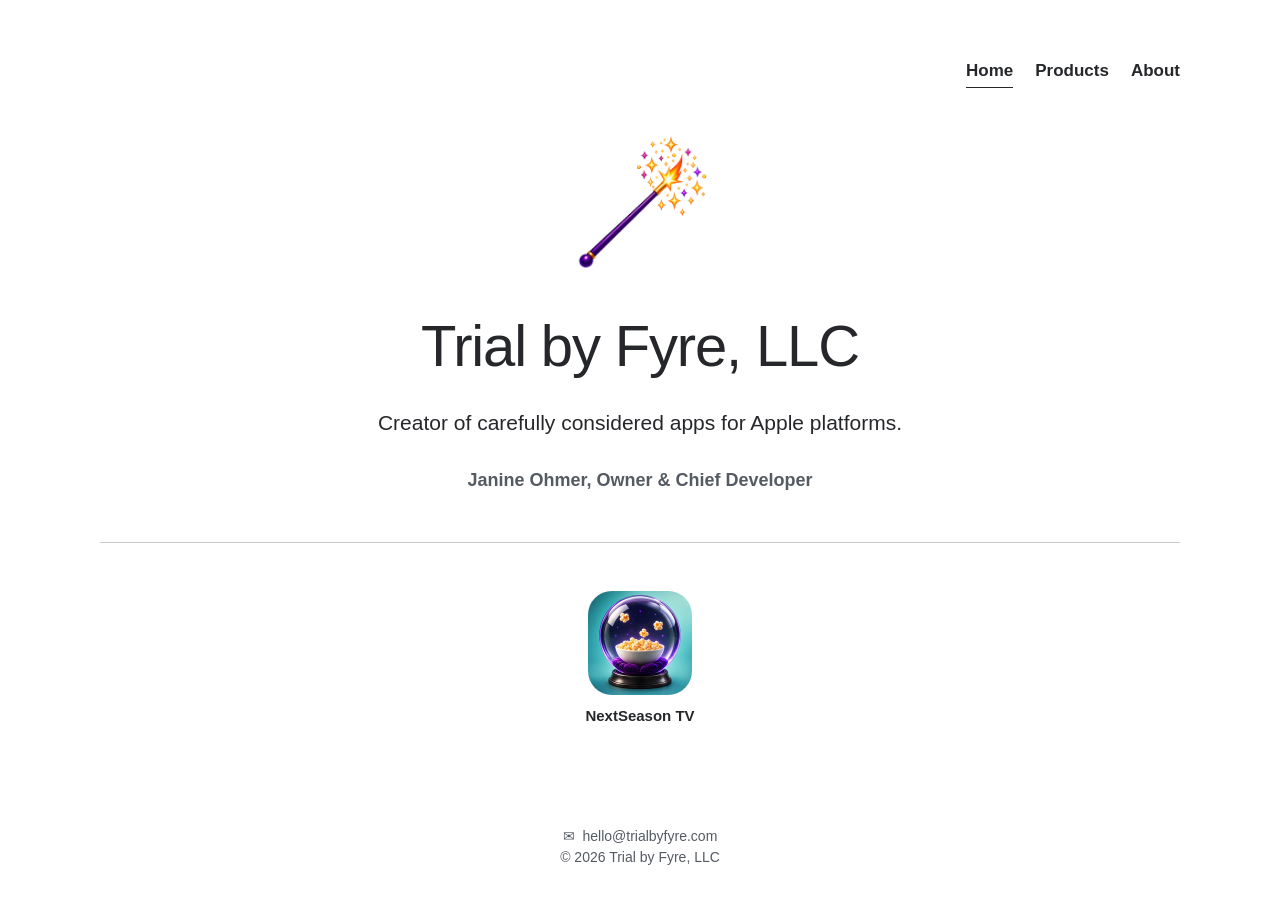
<file: index.html>
<!doctype html>
<html lang="en">
<head>
  <meta charset="utf-8">
  <meta name="viewport" content="width=device-width, initial-scale=1">
  <title>Trial by Fyre, LLC</title>
  <meta name="description" content="Trial by Fyre, LLC creates carefully considered apps for Apple platforms.">
  <link rel="stylesheet" href="styles.css">
  
  <link rel="icon" type="image/png" sizes="32x32" href="assets/favicon-32x32.png">
  <link rel="icon" type="image/png" sizes="16x16" href="assets/favicon-16x16.png">
  <link rel="shortcut icon" href="assets/favicon.ico">
  <link rel="apple-touch-icon" sizes="180x180" href="assets/apple-touch-icon.png">
</head>
<body class="home-page">

<header class="site-header">
  <nav class="site-nav" aria-label="Main navigation">
    <a href="index.html" aria-current="page">Home</a>
    <a href="products.html" >Products</a>
    <a href="about.html" >About</a>
  </nav>
</header>


<main class="home">
  <img class="company-logo" src="assets/trial-by-fyre-wand-logo.png" alt="">
  <h1>Trial by Fyre, LLC</h1>
  <p class="tagline">Creator of carefully considered apps for Apple platforms.</p>
  <p class="owner">Janine Ohmer, Owner & Chief Developer</p>
  <div class="home-divider" aria-hidden="true"></div>
  <div class="app-grid" aria-label="Trial by Fyre apps">
    <a class="app-link" href="products.html" aria-label="Learn about NextSeason TV">
      <img src="assets/nextseason-app-icon.png" alt="">
      <span class="app-name">NextSeason TV</span>
    </a>
  </div>
</main>


<footer class="site-footer">
  <a href="mailto:hello@trialbyfyre.com">✉&nbsp;&nbsp;hello@trialbyfyre.com</a>
  <div>© 2026 Trial by Fyre, LLC</div>
</footer>

</body>
</html>
</file>
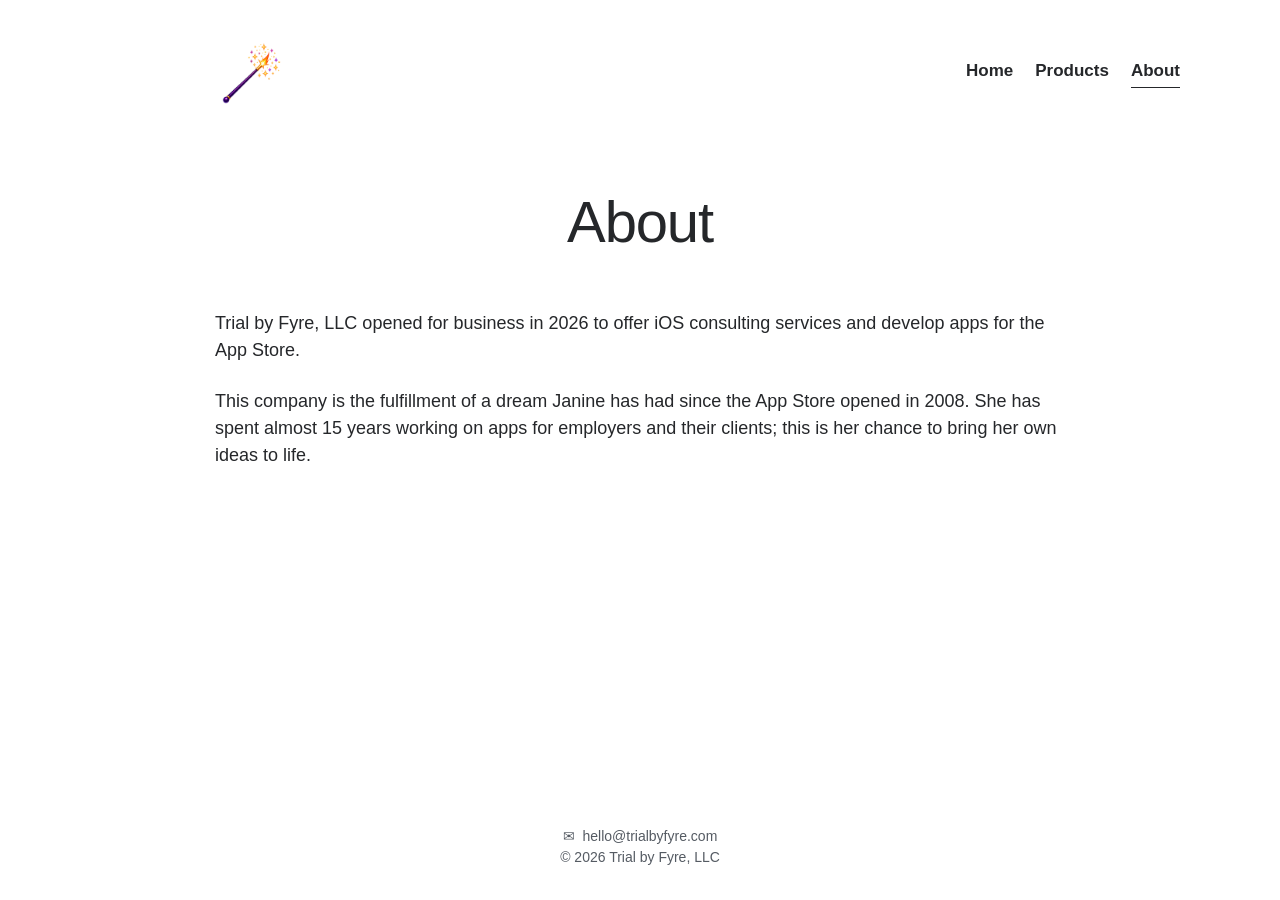
<file: about.html>
<!doctype html>
<html lang="en">
<head>
  <meta charset="utf-8">
  <meta name="viewport" content="width=device-width, initial-scale=1">
  <title>About | Trial by Fyre, LLC</title>
  <meta name="description" content="Trial by Fyre, LLC creates carefully considered apps for Apple platforms.">
  <link rel="stylesheet" href="styles.css">
  
  <link rel="icon" type="image/png" sizes="32x32" href="assets/favicon-32x32.png">
  <link rel="icon" type="image/png" sizes="16x16" href="assets/favicon-16x16.png">
  <link rel="shortcut icon" href="assets/favicon.ico">
  <link rel="apple-touch-icon" sizes="180x180" href="assets/apple-touch-icon.png">
</head>
<body>

<header class="site-header">
  <a href="index.html" class="header-logo" aria-label="Trial by Fyre home">
    <img src="assets/apple-touch-icon.png" alt="">
  </a>
  <nav class="site-nav" aria-label="Main navigation">
    <a href="index.html" >Home</a>
    <a href="products.html" >Products</a>
    <a href="about.html" aria-current="page">About</a>
  </nav>
</header>


<main class="content-page">
  <h1>About</h1>
  <div class="content">
    <p>Trial by Fyre, LLC opened for business in 2026 to offer iOS consulting services and develop apps for the App Store.</p>
    <p>This company is the fulfillment of a dream Janine has had since the App Store opened in 2008. She has spent almost 15 years working on apps for employers and their clients; this is her chance to bring her own ideas to life.</p>
  </div>
</main>


<footer class="site-footer">
  <a href="mailto:hello@trialbyfyre.com">✉&nbsp;&nbsp;hello@trialbyfyre.com</a>
  <div>© 2026 Trial by Fyre, LLC</div>
</footer>

</body>
</html>
</file>
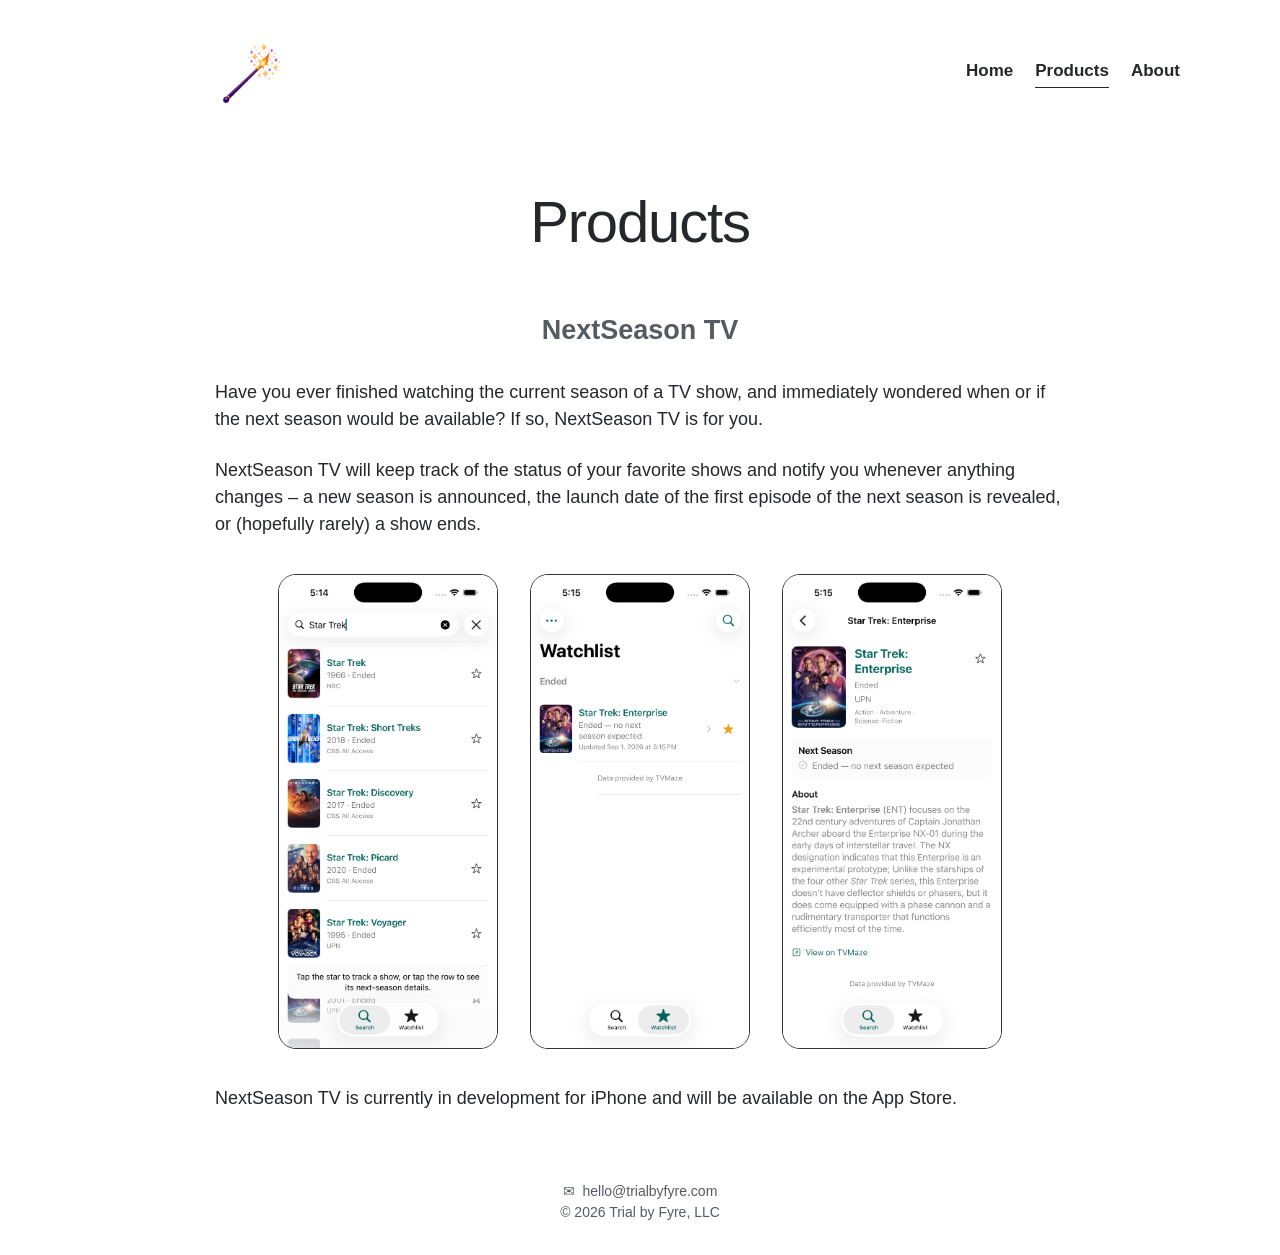
<file: products.html>
<!doctype html>
<html lang="en">
<head>
  <meta charset="utf-8">
  <meta name="viewport" content="width=device-width, initial-scale=1">
  <title>Products | Trial by Fyre, LLC</title>
  <meta name="description" content="Trial by Fyre, LLC creates carefully considered apps for Apple platforms.">
  <link rel="stylesheet" href="styles.css">
  
  <link rel="icon" type="image/png" sizes="32x32" href="assets/favicon-32x32.png">
  <link rel="icon" type="image/png" sizes="16x16" href="assets/favicon-16x16.png">
  <link rel="shortcut icon" href="assets/favicon.ico">
  <link rel="apple-touch-icon" sizes="180x180" href="assets/apple-touch-icon.png">
</head>
<body>

<header class="site-header">
  <a href="index.html" class="header-logo" aria-label="Trial by Fyre home">
    <img src="assets/apple-touch-icon.png" alt="">
  </a>
  <nav class="site-nav" aria-label="Main navigation">
    <a href="index.html" >Home</a>
    <a href="products.html" aria-current="page">Products</a>
    <a href="about.html" >About</a>
  </nav>
</header>


<main class="content-page">
  <h1>Products</h1>
  <h2 class="product-title">NextSeason TV</h2>
  <div class="content">
    <p>Have you ever finished watching the current season of a TV show, and immediately wondered when or if the next season would be available? If so, NextSeason TV is for you.</p>
    <p>NextSeason TV will keep track of the status of your favorite shows and notify you whenever anything changes – a new season is announced, the launch date of the first episode of the next season is revealed, or (hopefully rarely) a show ends.</p>
	<div class="product-screenshots">
	  <img
		src="assets/Search-Results.png"
		alt="NextSeason TV search results showing Star Trek series"
	  >
	  <img
		src="assets/Watchlist.png"
		alt="NextSeason TV watchlist showing a tracked series"
	  >
	  <img
		src="assets/Show-Detail.png"
		alt="NextSeason TV show details showing next-season status"
	  >
	</div>
    <p>NextSeason TV is currently in development for iPhone and will be available on the App Store.</p>
  </div>
</main>


<footer class="site-footer">
  <a href="mailto:hello@trialbyfyre.com">✉&nbsp;&nbsp;hello@trialbyfyre.com</a>
  <div>© 2026 Trial by Fyre, LLC</div>
</footer>

</body>
</html>
</file>
<file: styles.css>
:root {
  --text: #25272a;
  --muted: #555b63;
  --max-width: 1080px;
}

* { box-sizing: border-box; }

html { font-family: -apple-system, BlinkMacSystemFont, "Segoe UI", sans-serif; }

body {
  margin: 0;
  min-height: 100vh;
  display: flex;
  flex-direction: column;
  color: var(--text);
  background: #fff;
  line-height: 1.5;
}

a { color: inherit; }

.home-page .site-header::before {
  content: "";
  width: 70px;
  height: 70px;
}

.site-header {
  width: min(var(--max-width), calc(100% - 48px));
  margin: 0 auto;
  padding: 38px 0 0;
  display: flex;
  justify-content: flex-end;
}

.site-nav {
  display: flex;
  gap: 22px;
  font-size: 17px;
  font-weight: 650;
}

.site-nav a {
  text-decoration: none;
  padding-bottom: 3px;
  border-bottom: 1px solid transparent;
}

.site-nav a[aria-current="page"] { border-bottom-color: currentColor; }

main {
  width: min(var(--max-width), calc(100% - 48px));
  margin: 0 auto;
  flex: 1;
}

.home {
  text-align: center;
  padding-top: 20px;
}

.company-logo {
  display: block;
  width: 150px;
  height: 150px;
  object-fit: contain;
  margin: 0 auto 24px;
}

h1 {
  margin: 0;
  font-size: clamp(42px, 5vw, 58px);
  font-weight: 350;
  letter-spacing: -0.02em;
}

.tagline {
  margin: 18px 0 0;
  font-size: 21px;
}

.owner {
  margin: 28px 0 0;
  color: var(--muted);
  font-size: 18px;
  font-weight: 650;
}

.app-grid {
  display: flex;
  justify-content: center;
  flex-wrap: wrap;
  gap: 38px;
  margin-top: 48px;
}

.app-link {
  width: 130px;
  text-align: center;
  text-decoration: none;
}

.app-link img {
  display: block;
  width: 104px;
  height: 104px;
  margin: 0 auto 10px;
  border-radius: 23%;
}

.app-name {
  display: block;
  font-size: 15px;
  font-weight: 550;
}

.content-page {
  padding-top: 70px;
}

.content-page h1 {
  text-align: center;
  margin-bottom: 45px;
}

.content {
  max-width: 850px;
  margin-left: auto;
  margin-right: auto;
  font-size: 18px;
}

.content p {
  margin: 0 0 24px;
}

.home-divider {
  width: 100%;
  height: 1px;
  margin: 48px auto 0;
  background: #c8c8c8;
}

.product-screenshots {
  display: flex;
  justify-content: center;
  align-items: flex-start;
  gap: 32px;
  margin: 36px 0;
}

.product-screenshots img {
  width: min(220px, 100%);
  height: auto;
  border: 1px solid #333;
  border-radius: 18px;
}

@media (max-width: 800px) {
  .product-screenshots {
    flex-direction: column;
    align-items: center;
    gap: 32px;
  }

  .product-screenshots img {
    width: min(280px, 80vw);
  }
}

.product-title {
  margin: 0 0 28px;
  text-align: center;
  font-size: 27px;
  color: var(--muted);
}

.site-footer {
  width: min(var(--max-width), calc(100% - 48px));
  margin: 0 auto;
  padding: 45px 0 32px;
  text-align: center;
  color: var(--muted);
  font-size: 14px;
}

.site-footer a { text-decoration: none; }

.site-footer a:hover,
.site-footer a:focus-visible,
.app-link:hover .app-name,
.app-link:focus-visible .app-name {
  text-decoration: underline;
}

@media (max-width: 600px) {
  .site-header {
    width: calc(100% - 32px);
    padding-top: 24px;
    justify-content: center;
  }

  .site-nav {
    gap: 18px;
    font-size: 16px;
  }

  main { width: calc(100% - 36px); }

  .home { padding-top: 58px; }

  .company-logo {
    width: 125px;
    height: 125px;
    margin-bottom: 20px;
  }

  .tagline { font-size: 19px; }

  .app-grid { margin-top: 55px; }

  .content-page { padding-top: 85px; }

  .content-page h1 { margin-bottom: 35px; }

  .content { font-size: 17px; }
}

.site-header {
  display: flex;
  justify-content: space-between;
  align-items: center;
}

.header-logo {
  margin-left: max(0px, calc((100% - 850px) / 2));
}

.header-logo img {
  display: block;
  width: 70px;
  height: 70px;
  object-fit: contain;
}
</file>
